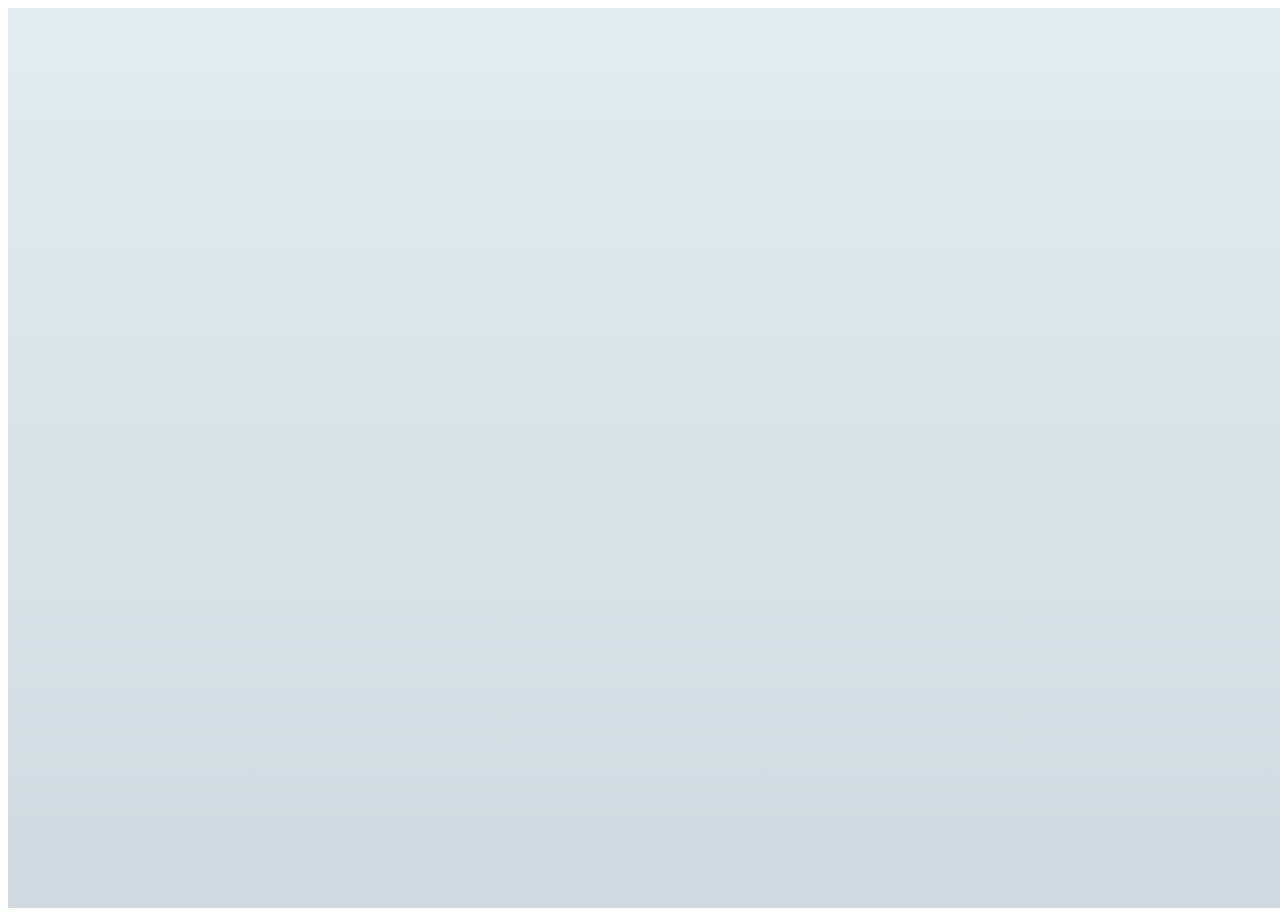
<file: origin/Bottom Nav/index.html>
<!DOCTYPE html>
<html>
<link rel="stylesheet" href="style.css">
<link rel="stylesheet" href="https://stackpath.bootstrapcdn.com/font-awesome/4.7.0/css/font-awesome.min.css">

<body>
    <div class="main">
        <div class="mobileNav mobileArea">
            <div class="mobileNav-slot round-top-left">
                <a href="#" class="mobileNav-link active">
                    <i class="fa fa-home" aria-hidden="true"></i>
                </a>
            </div>
            <div class="mobileNav-slot">
                <a href="#" class="mobileNav-link">
                    <i class="fa fa-users" aria-hidden="true"></i>
                </a>
            </div>
            <div class="mobileNav-slot">
                <a href="#" class="mobileNav-link">
                    <i class="fa fa-calculator" aria-hidden="true"></i>
                </a>
            </div>
            <div class="mobileNav-slot">
                <a href="#" class="mobileNav-link">
                    <i class="fa fa-question-circle-o" aria-hidden="true"></i>
                </a>
            </div>
            <div class="mobileNav-slot round-top-right">
                <a href="#" class="mobileNav-link">
                    <i class="fa fa-envelope-o" aria-hidden="true"></i>
                </a>
            </div>
        </div>
    </div>
</body>

</html>
</file>
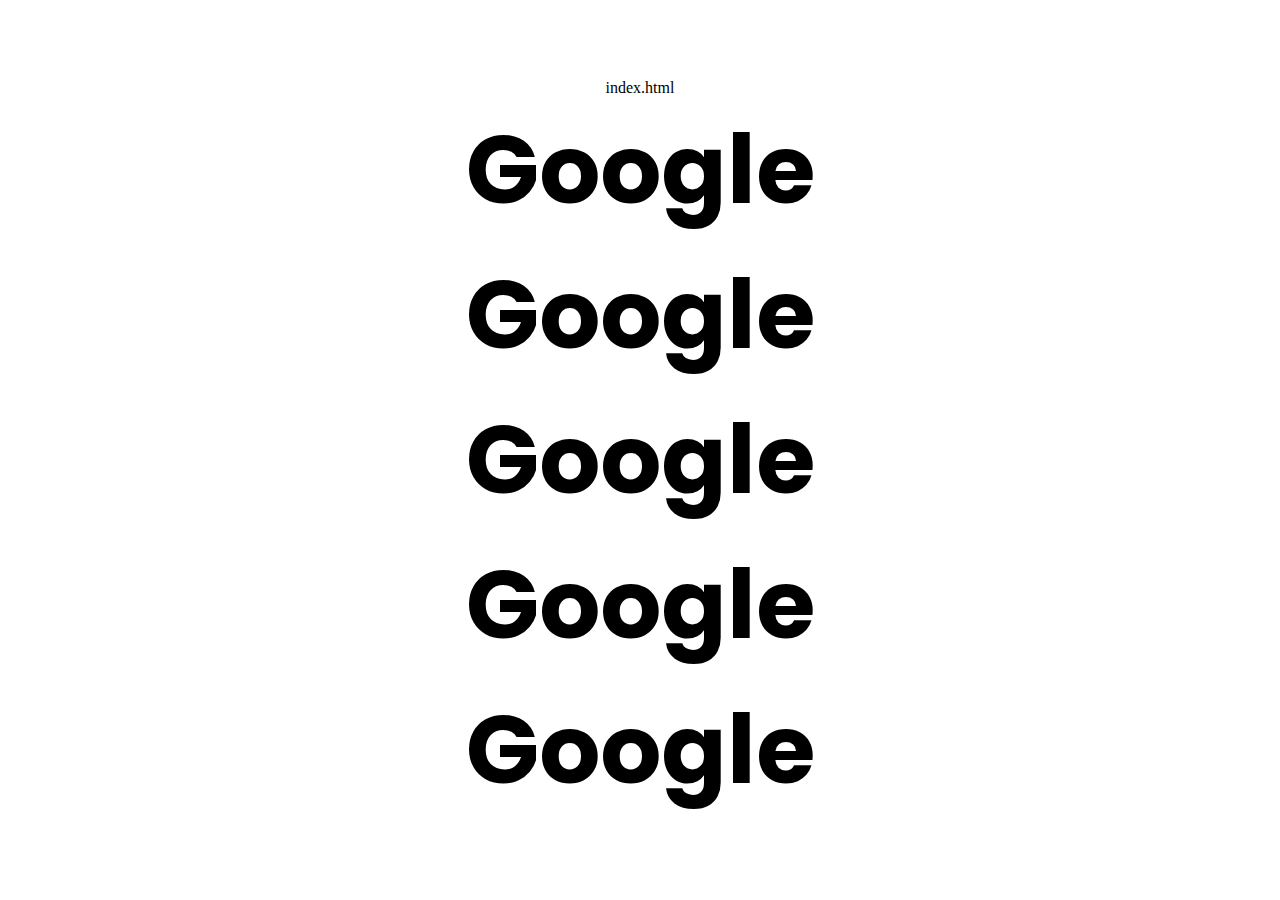
<file: origin/font_effect/index.html>
index.html
<!DOCTYPE html>
<html>

<head>
    <title>Google Fonts Effects</title>
    <link rel="stylesheet" type="text/css" href="style.css">
</head>

<body>
    <h2 class="font-effect-shadow-multiple">Google</h2>
    <h2 class="font-effect-fire-animation">Google</h2>
    <h2 class="font-effect-neon">Google</h2>
    <h2 class="font-effect-3d-float">Google</h2>
    <h2 class="font-effect-anaglyph">Google</h2>
</body>

</html>
</file>
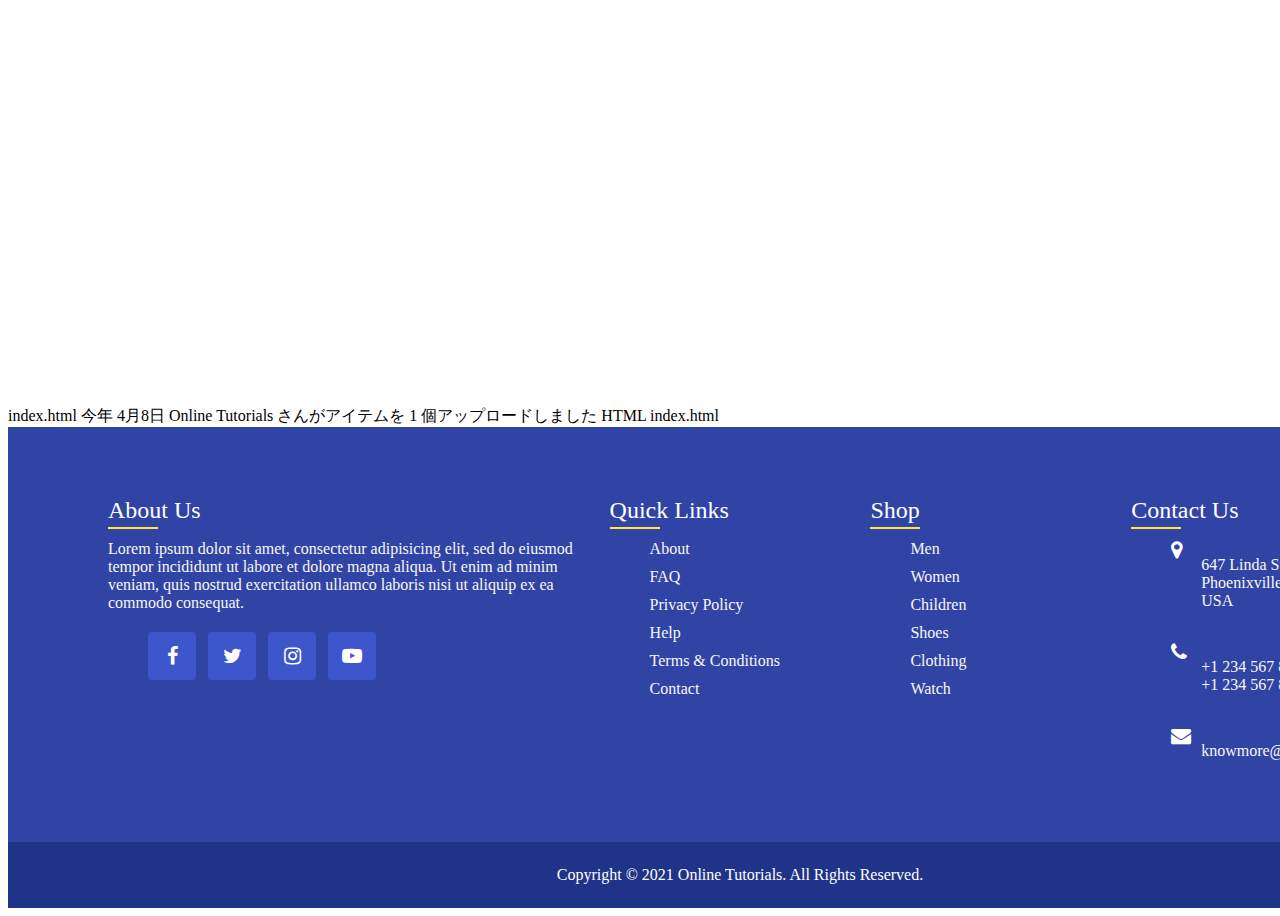
<file: origin/footer/index.html>
index.html 今年 4月8日 Online Tutorials さんがアイテムを 1 個アップロードしました HTML index.html
<!doctype html>
<html>

<head>
    <title>Responsive Footer Design Using CSS Grid</title>
    <link rel="stylesheet" href="https://stackpath.bootstrapcdn.com/font-awesome/4.7.0/css/font-awesome.min.css">
    <link rel="stylesheet" type="text/css" href="style.css">
</head>

<body>
    <footer>
        <div class="container">
            <div class="sec aboutus">
                <h2>About Us</h2>
                <p>Lorem ipsum dolor sit amet, consectetur adipisicing elit, sed do eiusmod tempor incididunt ut labore et dolore magna aliqua. Ut enim ad minim veniam, quis nostrud exercitation
                    ullamco laboris nisi ut aliquip ex ea commodo consequat.</p>
                <ul class="sci">
                    <li><a href="#"><i class="fa fa-facebook"></i></a></li>
                    <li><a href="#"><i class="fa fa-twitter"></i></a></li>
                    <li><a href="#"><i class="fa fa-instagram"></i></a></li>
                    <li><a href="#"><i class="fa fa-youtube-play"></i></a></li>
                </ul>
            </div>
            <div class="sec quicklinks">
                <h2>Quick Links</h2>
                <ul>
                    <li><a href="#">About</a></li>
                    <li><a href="#">FAQ</a></li>
                    <li><a href="#">Privacy Policy</a></li>
                    <li><a href="#">Help</a></li>
                    <li><a href="#">Terms & Conditions</a></li>
                    <li><a href="#">Contact</a></li>
                </ul>
            </div>
            <div class="sec quicklinks">
                <h2>Shop</h2>
                <ul>
                    <li><a href="#">Men</a></li>
                    <li><a href="#">Women</a></li>
                    <li><a href="#">Children</a></li>
                    <li><a href="#">Shoes</a></li>
                    <li><a href="#">Clothing</a></li>
                    <li><a href="#">Watch</a></li>
                </ul>
            </div>
            <div class="sec contact">
                <h2>Contact Us</h2>
                <ul class="info">
                    <li>
                        <span><i class="fa fa-map-marker"></i></span>
                        <p>647 Linda Street<br> Phoenixville, PA 19460,<br>USA</p>
                    </li>
                    <li>
                        <span><i class="fa fa-phone"></i></span>
                        <p><a href="tel:+12345678900">+1 234 567 8900</a><br><a href="tel:+12345678900">+1 234 567 8900</a></p>
                    </li>
                    <li>
                        <span><i class="fa fa-envelope"></i></span>
                        <p><a href="mailto:knowmore@email.com">knowmore@email.com</a></p>
                    </li>
                </ul>
            </div>
        </div>
    </footer>
    <div class="copyrightText">
        <p>Copyright © 2021 Online Tutorials. All Rights Reserved.</p>
    </div>
</body>

</html>
</file>
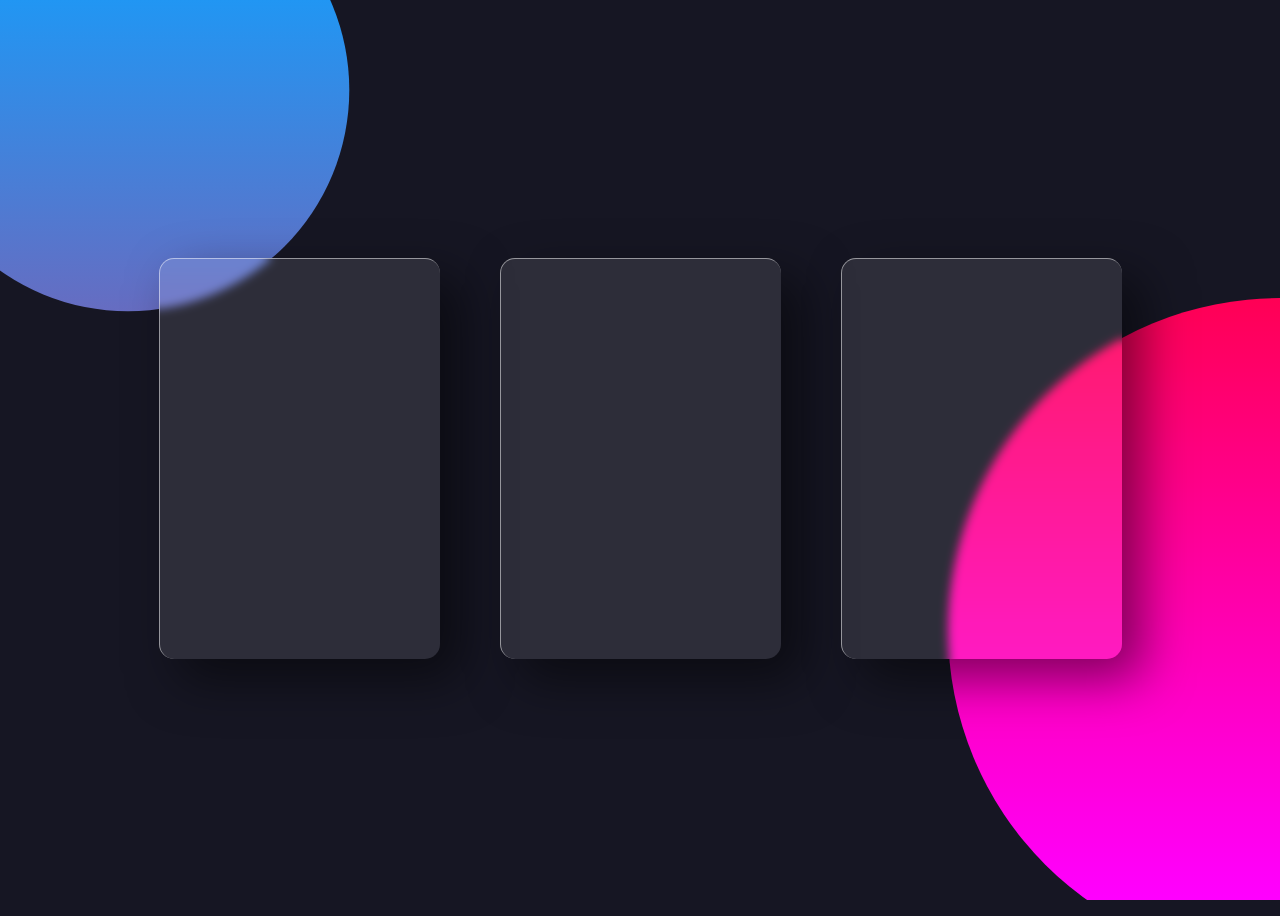
<file: origin/glass_morphism_card/index.html>
<!doctype html>
<html>

<head>
    <meta charset="utf-8">
    <title>Real Glassmorphsim</title>
    <link rel="stylesheet" href="style.css">
</head>

<body>
    <div class="container">
        <div class="card">
            <div class="content">
                <h2>01</h2>
                <h3>Card One</h3>
                <p>Lorem ipsum dolor sit amet, consectetur adipisicing elit, sed do eiusmod tempor incididunt ut labore et dolore magna aliqua.</p>
                <a href="#">Read More</a>
            </div>
        </div>
        <div class="card">
            <div class="content">
                <h2>02</h2>
                <h3>Card Two</h3>
                <p>Lorem ipsum dolor sit amet, consectetur adipisicing elit, sed do eiusmod tempor incididunt ut labore et dolore magna aliqua.</p>
                <a href="#">Read More</a>
            </div>
        </div>
        <div class="card">
            <div class="content">
                <h2>03</h2>
                <h3>Card Three</h3>
                <p>Lorem ipsum dolor sit amet, consectetur adipisicing elit, sed do eiusmod tempor incididunt ut labore et dolore magna aliqua.</p>
                <a href="#">Read More</a>
            </div>
        </div>
    </div>
    <script src="vanilla-tilt.js"></script>
    <script type="text/javascript">
        VanillaTilt.init(document.querySelectorAll(".card"), {
            max: 25,
            speed: 100,
            glare: true,
            "max-glare": 1
        });
    </script>
</body>

</html>
</file>
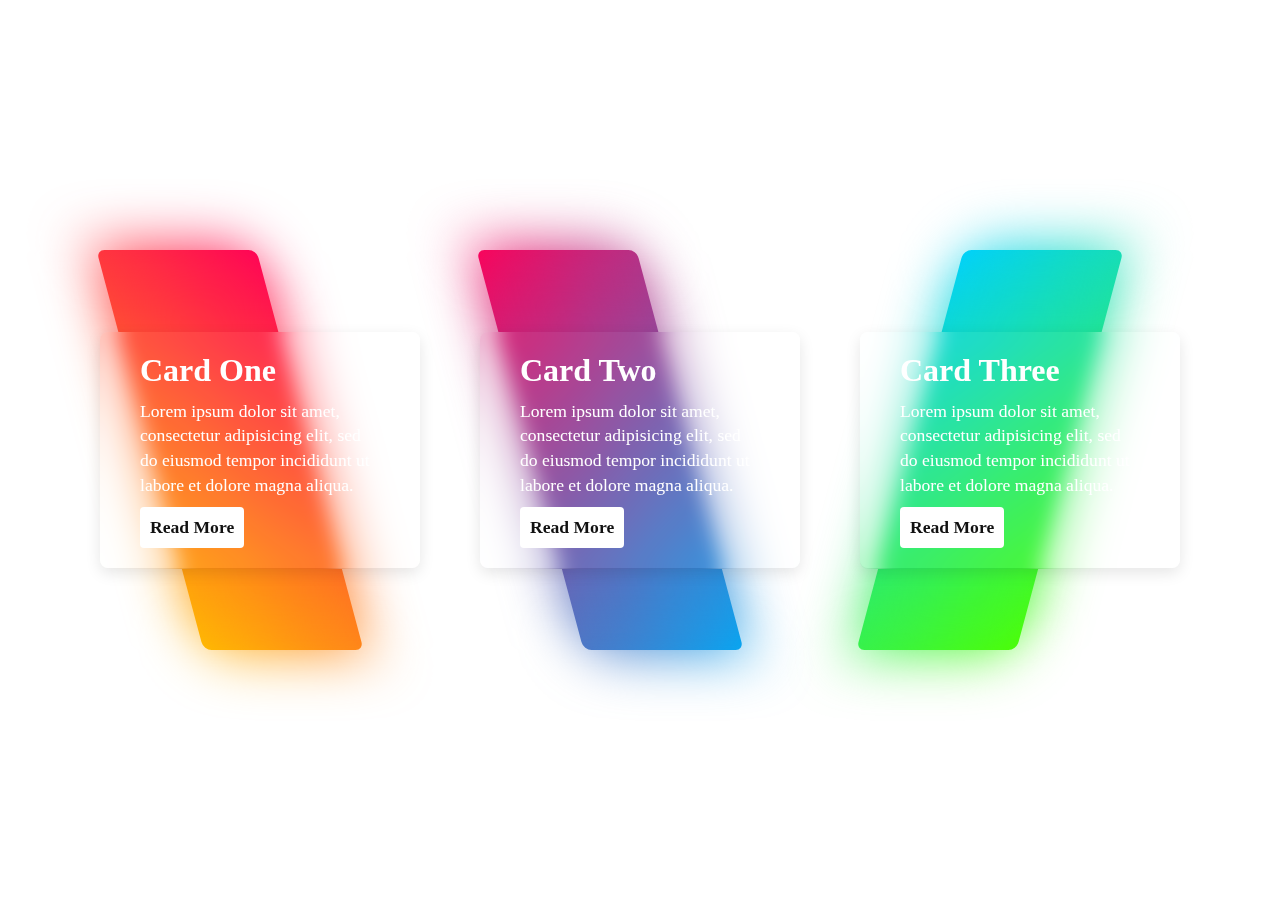
<file: origin/Gradient_glassmorphism/index.html>
<!doctype html>
<html>

<head>
    <title>Glowing Gradient Glassmorphism</title>
    <link rel="stylesheet" type="text/css" href="style.css">
</head>

<body>
    <div class="container">
        <div class="box">
            <span></span>
            <div class="content">
                <h2>Card One</h2>
                <p>Lorem ipsum dolor sit amet, consectetur adipisicing elit, sed do eiusmod tempor incididunt ut labore et dolore magna aliqua.</p>
                <a href="#">Read More</a>
            </div>
        </div>
        <div class="box">
            <span></span>
            <div class="content">
                <h2>Card Two</h2>
                <p>Lorem ipsum dolor sit amet, consectetur adipisicing elit, sed do eiusmod tempor incididunt ut labore et dolore magna aliqua.</p>
                <a href="#">Read More</a>
            </div>
        </div>
        <div class="box">
            <span></span>
            <div class="content">
                <h2>Card Three</h2>
                <p>Lorem ipsum dolor sit amet, consectetur adipisicing elit, sed do eiusmod tempor incididunt ut labore et dolore magna aliqua.</p>
                <a href="#">Read More</a>
            </div>
        </div>
    </div>
</body>

</html>
</file>
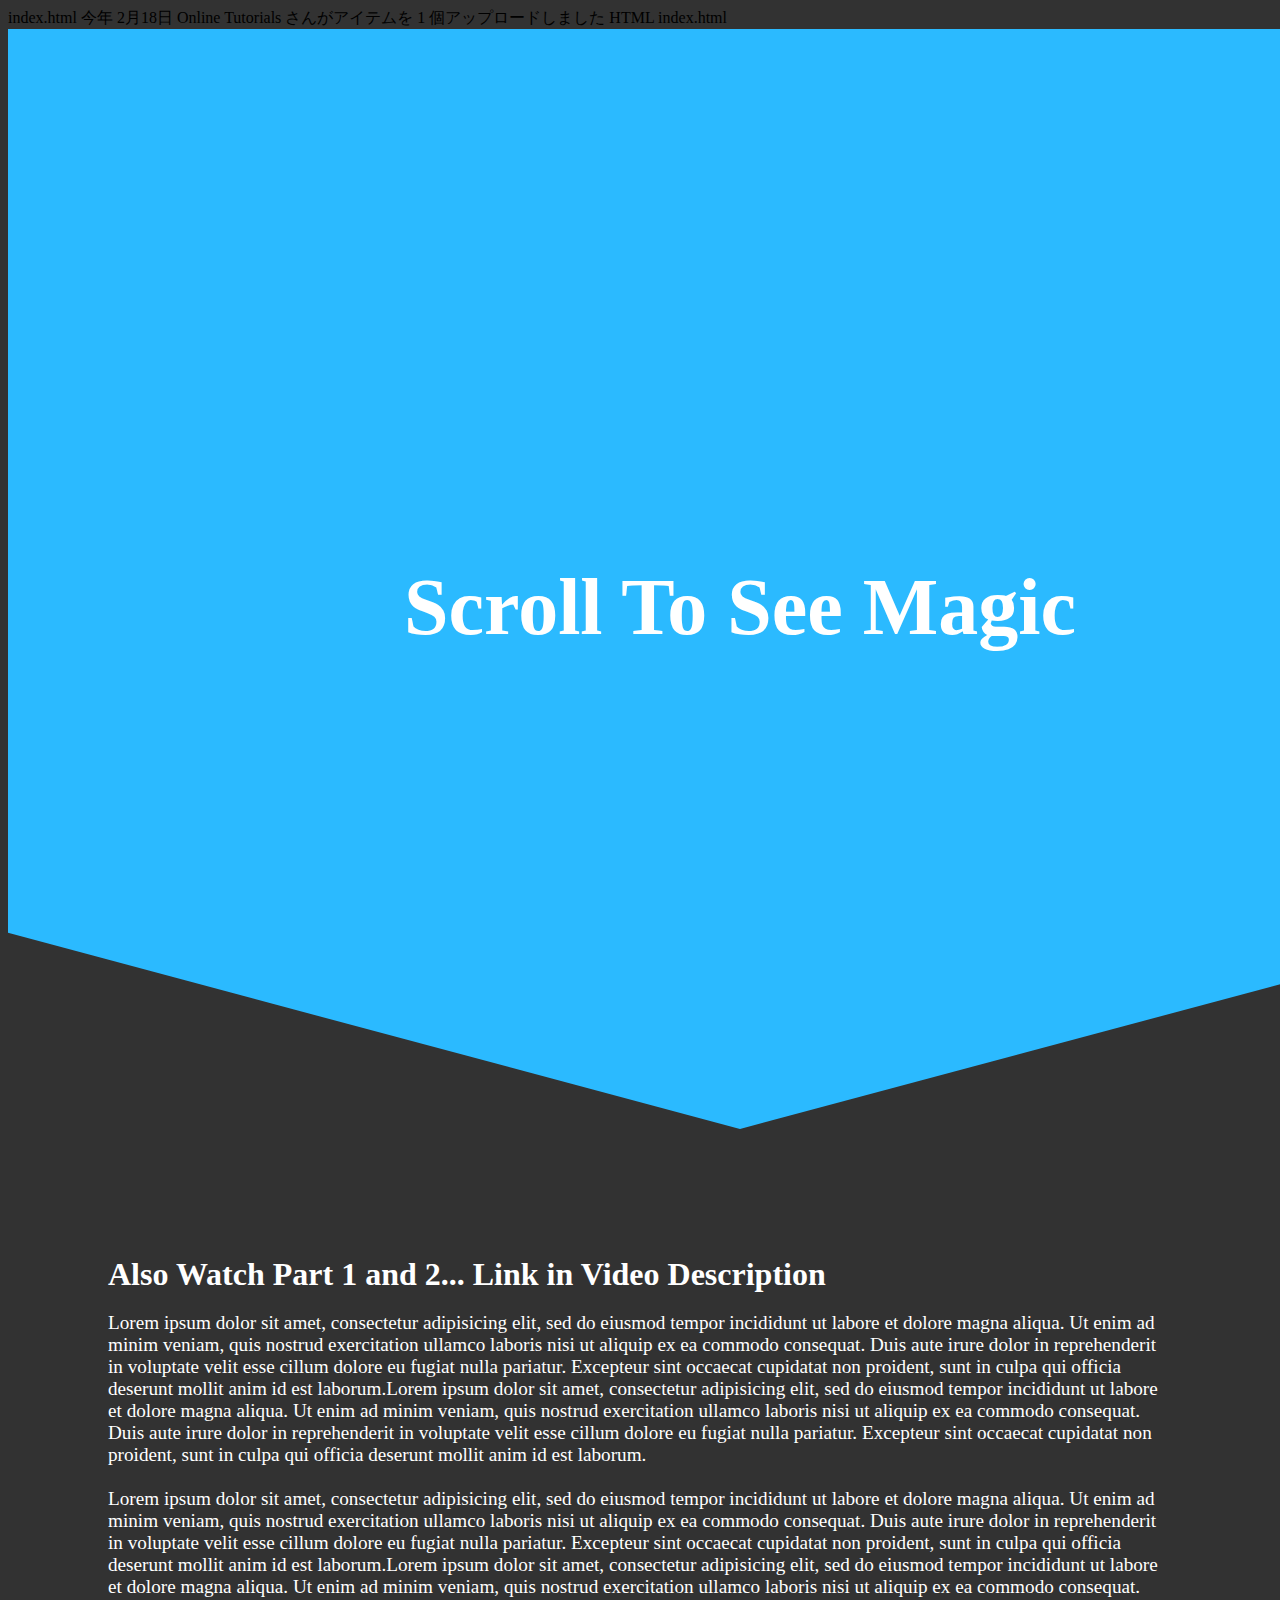
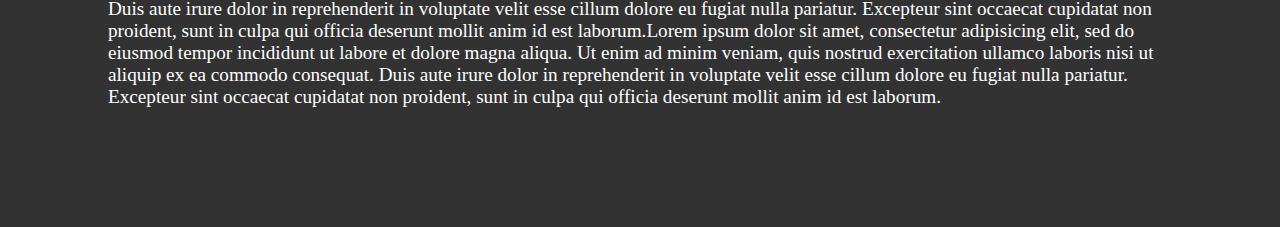
<file: origin/Scroll_Effects/index.html>
index.html 今年 2月18日 Online Tutorials さんがアイテムを 1 個アップロードしました HTML index.html
<!doctype html>
<html>

<head>
    <meta charset="utf-8">
    <title>Page Scroll Effects 3</title>
    <link rel="stylesheet" href="style.css">
</head>

<body>
    <section class="bg">
        <h2>Scroll To See Magic</h2>
        <span class="skewedOne"></span>
        <span class="skewedTwo"></span>
    </section>
    <section>
        <h2>Also Watch Part 1 and 2... Link in Video Description</h2>
        <p>Lorem ipsum dolor sit amet, consectetur adipisicing elit, sed do eiusmod tempor incididunt ut labore et dolore magna aliqua. Ut enim ad minim veniam, quis nostrud exercitation ullamco
            laboris nisi ut aliquip ex ea commodo consequat. Duis aute irure dolor in reprehenderit in voluptate velit esse cillum dolore eu fugiat nulla pariatur. Excepteur sint occaecat cupidatat
            non proident, sunt in culpa qui officia deserunt mollit anim id est laborum.Lorem ipsum dolor sit amet, consectetur adipisicing elit, sed do eiusmod tempor incididunt ut labore et dolore
            magna aliqua. Ut enim ad minim veniam, quis nostrud exercitation ullamco laboris nisi ut aliquip ex ea commodo consequat. Duis aute irure dolor in reprehenderit in voluptate velit esse
            cillum dolore eu fugiat nulla pariatur. Excepteur sint occaecat cupidatat non proident, sunt in culpa qui officia deserunt mollit anim id est laborum.<br><br>Lorem ipsum dolor sit amet,
            consectetur adipisicing elit, sed do eiusmod tempor incididunt ut labore et dolore magna aliqua. Ut enim ad minim veniam, quis nostrud exercitation ullamco laboris nisi ut aliquip ex ea
            commodo consequat. Duis aute irure dolor in reprehenderit in voluptate velit esse cillum dolore eu fugiat nulla pariatur. Excepteur sint occaecat cupidatat non proident, sunt in culpa qui
            officia deserunt mollit anim id est laborum.Lorem ipsum dolor sit amet, consectetur adipisicing elit, sed do eiusmod tempor incididunt ut labore et dolore magna aliqua. Ut enim ad minim
            veniam, quis nostrud exercitation ullamco laboris nisi ut aliquip ex ea commodo consequat. Duis aute irure dolor in reprehenderit in voluptate velit esse cillum dolore eu fugiat nulla
            pariatur. Excepteur sint occaecat cupidatat non proident, sunt in culpa qui officia deserunt mollit anim id est laborum.Lorem ipsum dolor sit amet, consectetur adipisicing elit, sed do
            eiusmod tempor incididunt ut labore et dolore magna aliqua. Ut enim ad minim veniam, quis nostrud exercitation ullamco laboris nisi ut aliquip ex ea commodo consequat. Duis aute irure
            dolor in reprehenderit in voluptate velit esse cillum dolore eu fugiat nulla pariatur. Excepteur sint occaecat cupidatat non proident, sunt in culpa qui officia deserunt mollit anim id est
            laborum.</p>
    </section>
    <script type="text/javascript">
        var skewedOne = document.querySelector('.skewedOne');
        var skewedTwo = document.querySelector('.skewedTwo');
        window.addEventListener('scroll', function () {
            var value1 = -15 + window.scrollY / 45;
            var value2 = 15 + window.scrollY / -45;
            skewedOne.style.transform = "skewY(" + value1 + "deg)";
            skewedTwo.style.transform = "skewY(" + value2 + "deg)";
        });
    </script>
</body>

</html>
</file>
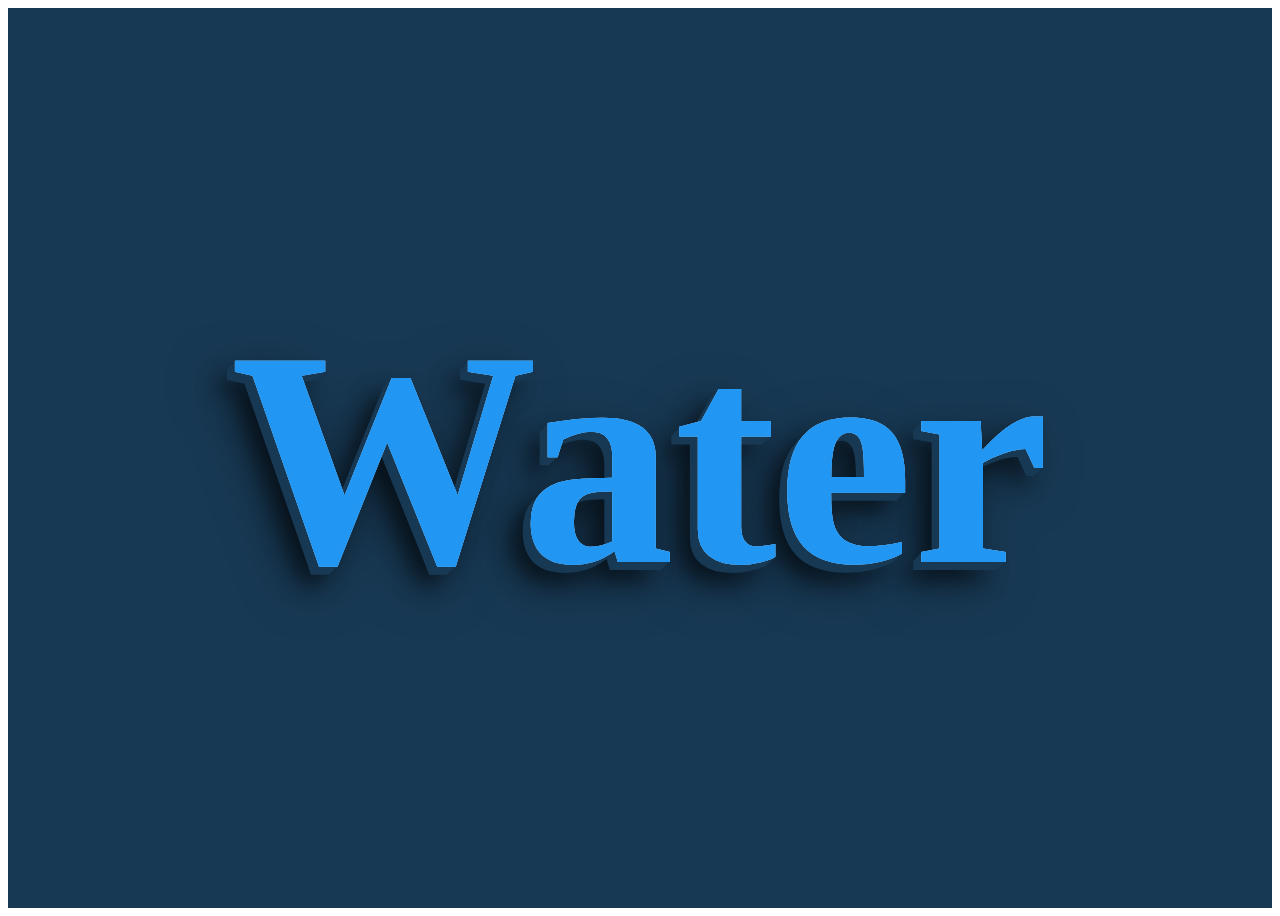
<file: origin/wave_effect/index.html>
<!DOCTYPE html>
<html>

<head>
    <meta name="viewport" content="width=device-width, initial-scale=1">
    <title>Liquid Text Effects</title>
    <link rel="stylesheet" type="text/css" href="style.css">
</head>

<body>
    <div class="content">
        <h2>Water</h2>
        <h2>Water</h2>
        <h2>Water</h2>
        <h2>Water</h2>
    </div>
</body>

</html>
</file>
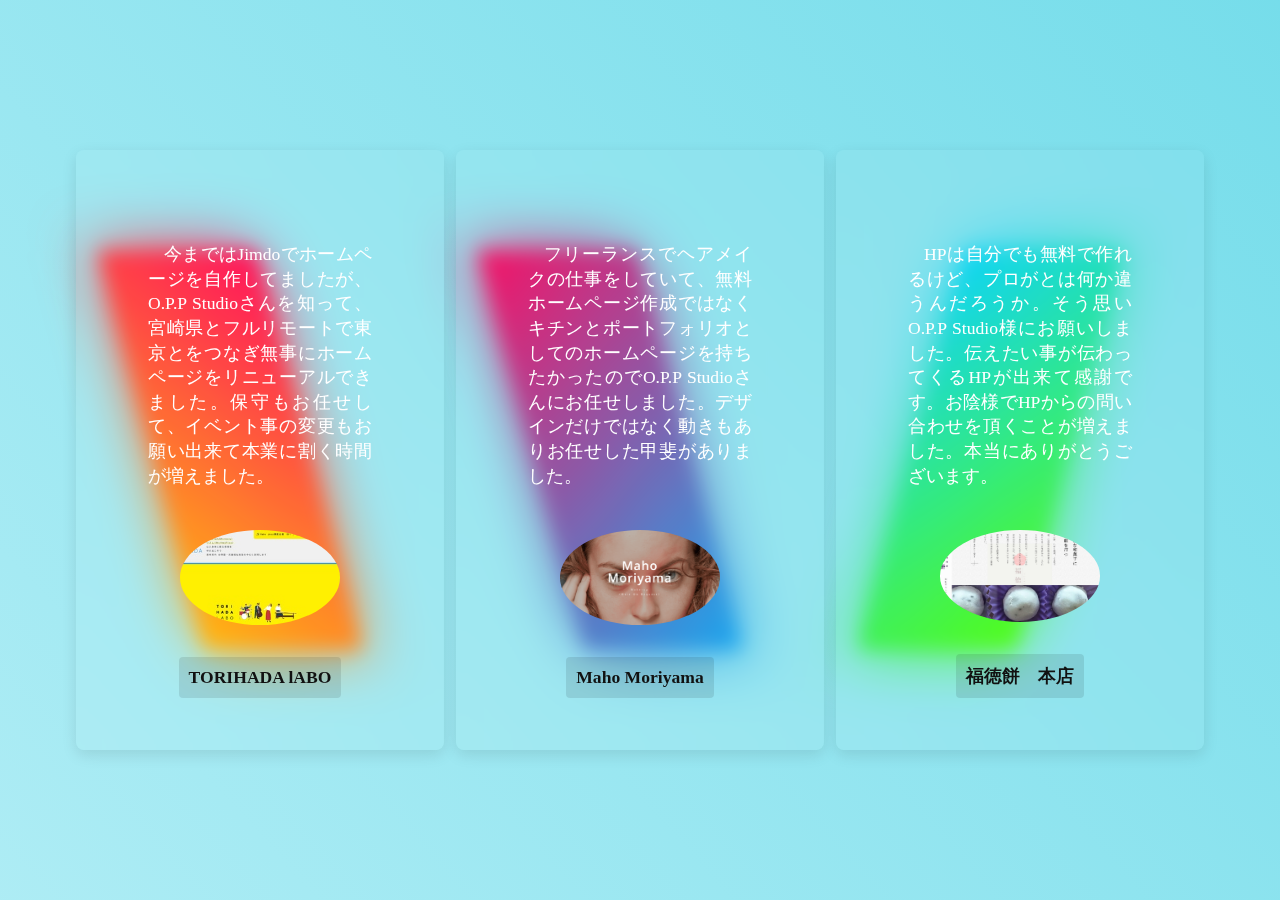
<file: test.html>
<!doctype html>
<html>

<head>
    <title>Glowing Gradient Glassmorphism</title>
    <link rel="stylesheet" type="text/css" href="test.css">
</head>
<div class="glassMorphism-body">
    <div class="glassMorphism-container">
        <div class="glassMorphism-box">
            <span></span>
            <div class="glassMorphism-content">
                <div class="customer">
                    <i class="fas fa-quote-left"></i>
                    <p class="customer-text">今まではJimdoでホームページを自作してましたが、O.P.P Studioさんを知って、宮崎県とフルリモートで東京とをつなぎ無事にホームページをリニューアルできました。保守もお任せして、イベント事の変更もお願い出来て本業に割く時間が増えました。</p>
                    <div class="customer-rating">
                        <i class="fas fa-star"></i>
                        <i class="fas fa-star"></i>
                        <i class="fas fa-star"></i>
                        <i class="fas fa-star"></i>
                        <i class="fas fa-star"></i>
                    </div>
                    <img src="images/customer-img-1.jpg" class="customer-img">
                    <a href="https://torihada-labo.com/">TORIHADA lABO</a>
                </div>
            </div>
        </div>
        <div class="glassMorphism-box">
            <span></span>
            <div class="glassMorphism-content">
                <div class="customer">
                    <i class="fas fa-quote-left"></i>
                    <p class="customer-text">フリーランスでヘアメイクの仕事をしていて、無料ホームページ作成ではなくキチンとポートフォリオとしてのホームページを持ちたかったのでO.P.P Studioさんにお任せしました。デザインだけではなく動きもありお任せした甲斐がありました。</p>
                    <div class="customer-rating">
                        <i class="fas fa-star"></i>
                        <i class="fas fa-star"></i>
                        <i class="fas fa-star"></i>
                        <i class="fas fa-star"></i>
                        <i class="fas fa-star"></i>
                    </div>
                    <img src="images/customer-img-2.jpg" class="customer-img">
                    <a href="https://maho-moriyama.herokuapp.com/">Maho Moriyama</a>
                </div>
            </div>
        </div>
        <div class="glassMorphism-box">
            <span></span>
            <div class="glassMorphism-content">
                <div class="customer">
                    <i class="fas fa-quote-left"></i>
                    <p class="customer-text">HPは自分でも無料で作れるけど、プロがとは何か違うんだろうか。そう思いO.P.P Studio様にお願いしました。伝えたい事が伝わってくるHPが出来て感謝です。お陰様でHPからの問い合わせを頂くことが増えました。本当にありがとうございます。 </p>
                    <div class="customer-rating">
                        <i class="fas fa-star"></i>
                        <i class="fas fa-star"></i>
                        <i class="fas fa-star"></i>
                        <i class="fas fa-star"></i>
                        <i class="fas fa-star"></i>
                    </div>
                    <img src="images/customer-img-3.jpg" class="customer-img">
                    <a href="https://fukutokumochi-honten.opp-studio.tech/">福徳餅　本店</a>
                </div>
            </div>
        </div>
    </div>
</div>

</html>
</file>
<file: origin/Bottom Nav/style.css>
.main {
    height: 100vh;
    width: 100vw;
    background-image: linear-gradient(to top, #cfd9df 0%, #e2ebf0 100%);
}

@media (min-width: 751px) {
    .mobileArea {
        display: none;
    }
}

@media (max-width: 750px) {
    .mobileArea {
        display: block;
    }

    .mobileNav {
        display: flex;
        justify-content: center;
        flex-direction: row;
        width: 97vw;
        height: 100px;
        filter: drop-shadow(0 0 5px rgba(31, 31, 31, 0.1));
        position: fixed;
        bottom: 0;
    }


    .mobileNav-slot {
        flex-basis: 19.9%;
        text-align: center;
        height: 100%;
        display: flex;
        align-items: center;
        background: #3044a5;
        justify-content: center;
    }

    .mobileNav-link {
        width: fit-content;
        height: 25px;
        line-height: 1.5;
        align-items: center;
        color: #aab2bd;
        border-radius: 50rem;
        padding: 0.5rem 0.5rem;
        transition: 0.3s all;
    }

    .active {
        color: #fff;
    }

    .mobileNav-link:hover {
        transition: 0.3s all;
        background: rgba(31, 31, 31, 0.1);
    }

    .round-top-left {
        border-top-left-radius: 15px;
    }

    .round-top-right {
        border-top-right-radius: 15px;
    }
}
</file>
<file: origin/font_effect/style.css>
@import url('https://fonts.googleapis.com/css?family=Poppins:wght@500&display=swap&effect=shadow-multiple|fire-animation|neon|3d-float|anaglyph');

/*  replace css2 (version 2) to css*/
* {
    margin: 0;
    padding: 0;
    box-sizing: border-box;
}

body {
    display: flex;
    justify-content: center;
    align-items: center;
    flex-direction: column;
    height: 100vh;
}

h2 {
    font-size: 6em;
    font-family: 'Poppins', sans-serif;
}
</file>
<file: origin/footer/style.css>
style.css 今年 4月8日 Online Tutorials さんがアイテムを 1 個アップロードしました スタイルシート style.css @import url('https://fonts.googleapis.com/css?family=Poppins:200,300,400,500,600,700,800,900&display=swap');

* {
    margin: 0;
    padding: 0;
    box-sizing: border-box;
    font-family: 'Poppins', sans-serif;
}

body {
    display: grid;
    justify-content: end;
    align-content: end;
    min-height: 100vh;
    background: #fff;
}

footer {
    position: relative;
    width: 100%;
    height: auto;
    padding: 50px 100px;
    background: #3044a5;
}

footer .container {
    width: 100%;
    display: grid;
    grid-template-columns: 2fr 1fr 1fr 1fr;
    grid-gap: 20px;
}

.sec h2 {
    position: relative;
    color: #fff;
    font-weight: 500;
    margin-bottom: 15px;
}

.sec h2:before {
    content: '';
    position: absolute;
    bottom: -5px;
    left: 0;
    width: 50px;
    height: 2px;
    background: #ffeb3b;
}

.sec p {
    color: #f7f7f7;
}

.sci {
    margin-top: 20px;
    display: grid;
    grid-gap: 10px;
    grid-template-columns: repeat(4, 50px);
}

.sci li {
    list-style: none;
}

.sci li a {
    display: inline-block;
    width: 48px;
    height: 48px;
    background: #3e56cb;
    display: grid;
    align-content: center;
    justify-content: center;
    margin-right: 10px;
    text-decoration: none;
    border-radius: 4px;
}

.sci li a:hover {
    background: #6380fe;
}

.sci li a .fa {
    color: #fff;
    font-size: 20px;
}

.sec.quicklinks {
    position: relative;
}

.sec.quicklinks ul li {
    list-style: none;
}

.sec.quicklinks ul li a {
    color: #f7f7f7;
    text-decoration: none;
    margin-bottom: 10px;
    display: inline-block;
}

.sec.quicklinks ul li a:hover {
    color: #ffeb3b;
}

.sec.contact .info {
    position: relative;
}

.sec.contact .info li {
    display: grid;
    grid-template-columns: 30px 1fr;
    margin-bottom: 16px;
}

.sec.contact .info li span:nth-child(1) {
    color: #fff;
    font-size: 20px;
    margin-right: 10px;
}

.sec.contact .info li a {
    color: #f7f7f7;
    text-decoration: none;
}

.sec.contact .info li a:hover {
    color: #ffeb3b;
}


.copyrightText {
    width: 100%;
    background: #1f3389;
    padding: 8px 100px;
    text-align: center;
    color: #fff;
}

@media (max-width: 991px) {
    footer {
        padding: 40px;
    }

    footer .container {
        width: 100%;
        display: grid;
        grid-template-columns: repeat(2, 1fr);
        grid-gap: 20px;
    }

    .copyrightText {
        padding: 5px 40px;
    }
}

@media (max-width: 768px) {
    footer .container {
        width: 100%;
        display: grid;
        grid-template-columns: repeat(1, 1fr);
        grid-gap: 20px;
    }
}
</file>
<file: origin/glass_morphism_card/style.css>
style.css 昨年 2020/12/09 Online Tutorials さんがアイテムを 1 個アップロードしました スタイルシート style.css @import url('https://fonts.googleapis.com/css?family=Poppins:200,300,400,500,600,700,800,900&display=swap');

* {
    margin: 0;
    padding: 0;
    box-sizing: border-box;
    font-family: 'Poppins', sans-serif;
}

body {
    display: flex;
    justify-content: center;
    align-items: center;
    min-height: 100vh;
    background: #161623;
}

body::before {
    content: '';
    position: absolute;
    top: 0;
    left: 0;
    width: 100%;
    height: 100%;
    background: linear-gradient(#f00, #f0f);
    clip-path: circle(30% at right 70%);
}

body::after {
    content: '';
    position: absolute;
    top: 0;
    left: 0;
    width: 100%;
    height: 100%;
    background: linear-gradient(#2196f3, #e91e63);
    clip-path: circle(20% at 10% 10%);
}

.container {
    position: relative;
    display: flex;
    justify-content: center;
    align-items: center;
    max-width: 1200px;
    flex-wrap: wrap;
    z-index: 1;
}

.card {
    position: relative;
    width: 280px;
    height: 400px;
    margin: 30px;
    border-radius: 15px;
    box-shadow: 20px 20px 50px rgba(0, 0, 0, 0.5);
    background: rgba(255, 255, 255, 0.1);
    overflow: hidden;
    display: flex;
    justify-content: center;
    align-items: center;
    backdrop-filter: blur(5px);
    border-top: 1px solid rgba(255, 255, 255, 0.5);
    border-left: 1px solid rgba(255, 255, 255, 0.5);
}

.container .card .content {
    padding: 20px;
    text-align: center;
    opacity: 0;
    transform: translateY(100px);
    transition: 0.5s;
}

.container .card:hover .content {
    opacity: 1;
    transform: translateY(0);
}

.container .card .content h2 {
    position: absolute;
    top: -80px;
    right: 30px;
    font-size: 8em;
    color: rgba(255, 255, 255, 0.05);
}

.container .card .content h3 {
    font-size: 1.8em;
    color: #fff;
    z-index: 1;
    transition: 0.4s;
}

.container .card .content p {
    font-size: 16px;
    font-weight: 300 !important;
    color: #fff;
    z-index: 1;
    transition: 0.4s;
}

.container .card .content a {
    position: relative;
    display: inline-block;
    padding: 8px 20px;
    margin-top: 15px;
    border-radius: 20px;
    text-decoration: none;
    font-weight: 500;
    color: #111;
    background: #fff;
    backdrop-filter: blur(5px);
    box-shadow: 0 5px 15px rgba(0, 0, 0, 0.2);
}
</file>
<file: origin/Gradient_glassmorphism/style.css>
* {
    margin: 0;
    padding: 0;
    box-sizing: border-box;
    font-family: consolas;
}

body {
    display: flex;
    justify-content: center;
    align-items: center;
    min-height: 100vh;
    background: #fff;
}

.container {
    display: flex;
    flex-wrap: wrap;
    justify-content: center;
    align-items: center;
}

.box {
    position: relative;
    width: 320px;
    height: 400px;
    display: flex;
    justify-content: center;
    align-items: center;
    margin: 40px 30px;
    transition: 0.5s;
}

.box:before {
    content: '';
    position: absolute;
    top: 0;
    left: 50px;
    width: 50%;
    height: 100%;
    border-radius: 8px;
    transform: skewX(15deg);
    transition: 0.5s;
}

.box:after {
    content: '';
    position: absolute;
    top: 0;
    left: 50px;
    width: 50%;
    height: 100%;
    border-radius: 8px;
    transform: skewX(15deg);
    filter: blur(30px);
    transition: 0.5s;
}

.box:nth-child(3):before,
.box:nth-child(3):after {
    transform: skewX(-15deg);
}

.box:hover:before,
.box:hover:after {
    transform: skewX(0deg);
    left: 20px;
    width: calc(100% - 90px);
}

.box:nth-child(1):before,
.box:nth-child(1):after {
    background: linear-gradient(45deg, #ffbc00, #ff0058);
}

.box:nth-child(2):before,
.box:nth-child(2):after {
    background: linear-gradient(315deg, #03A9F4, #ff0058);
}

.box:nth-child(3):before,
.box:nth-child(3):after {
    background: linear-gradient(315deg, #4dff03, #00d0ff);
}

.box span {
    display: block;
    position: absolute;
    top: 0px;
    left: 0px;
    right: 0px;
    bottom: 0px;
    z-index: 50;
    pointer-events: none;
}

.box span:before {
    content: '';
    position: absolute;
    top: 0;
    left: 0;
    width: 100%;
    height: 100%;
    border-radius: 8px;
    background: rgba(255, 255, 255, 0.1);
    backdrop-filter: blur(10px);
    opacity: 0;
    transition: 0.5s;
    animation: animate 2s linear infinite;
}

.box:hover span:before {
    top: -50px;
    left: 50px;
    width: 100px;
    height: 100px;
    border-radius: 8px;
    box-shadow: 0 5px 15px rgba(0, 0, 0, 0.1);
    opacity: 1;
}

.box span:after {
    content: '';
    position: absolute;
    bottom: 0;
    right: 0;
    width: 100%;
    height: 100%;
    border-radius: 8px;
    background: rgba(255, 255, 255, 0.1);
    backdrop-filter: blur(10px);
    opacity: 0;
    transition: 0.5s;
    animation: animate 2s linear infinite;
    animation-delay: -1s;
}

.box:hover span:after {
    bottom: -50px;
    right: 50px;
    width: 100px;
    height: 100px;
    box-shadow: 0 5px 15px rgba(0, 0, 0, 0.1);
    opacity: 1;
}

@keyframes animate {

    0%,
    100% {
        transform: translateY(10px);
    }

    50% {
        transform: translateY(-10px);
    }
}

.box .content {
    position: relative;
    left: 0;
    z-index: 1;
    padding: 20px 40px;
    color: #333;
    box-shadow: 0 5px 15px rgba(0, 0, 0, 0.1);
    background: rgba(255, 255, 255, 0.05);
    backdrop-filter: blur(10px);
    border-radius: 8px;
    transition: 0.5s;
}

.box:hover .content {
    left: -25px;
    padding: 60px 40px;
}

.box .content h2 {
    font-size: 2em;
    color: #fff;
    margin-bottom: 10px;
}

.box .content p {
    font-size: 1.1em;
    color: #fff;
    margin-bottom: 10px;
    line-height: 1.4em;
}

.box .content a {
    display: inline-block;
    font-size: 1.1em;
    color: #111;
    text-decoration: none;
    padding: 10px;
    background: #fff;
    font-weight: 700;
    border-radius: 4px;
    transition: 0.5s;
}
</file>
<file: origin/Scroll_Effects/style.css>
style.css 今年 2月18日 Online Tutorials さんがアイテムを 1 個アップロードしました スタイルシート style.css アクティビティの記録がありません @import url('https://fonts.googleapis.com/css?family=Poppins:200,300,400,500,600,700,800,900&display=swap');

* {
    margin: 0;
    padding: 0;
    box-sizing: border-box;
    font-family: 'Poppins', sans-serif;
}

body {
    height: 200vh;
    background: #323232;
}

.bg {
    position: relative;
    width: 100%;
    height: 100vh;
    background: #2bbaff;
    overflow: hidden;
    display: flex;
    justify-content: center;
    align-items: center;
}

.bg .skewedOne {
    position: absolute;
    bottom: -100%;
    left: 50%;
    height: 100%;
    width: 100%;
    background: #323232;
    transform: skewY(-15deg);
    transform-origin: top left;
}

.bg .skewedTwo {
    position: absolute;
    bottom: -100%;
    right: 50%;
    height: 100%;
    width: 100%;
    background: #323232;
    transform: skewY(15deg);
    transform-origin: top right;
}

.bg h2 {
    position: relative;
    color: #fff;
    font-size: 5em;
}

section {
    padding: 100px;
}

section h2 {
    color: #fff;
    font-size: 2em;
    margin-bottom: 10px;
}

section p {
    color: #fff;
    font-size: 1.2em;
}
</file>
<file: origin/wave_effect/style.css>
style.css 今年 7月20日 Online Tutorials さんがアイテムを 1 個アップロードしました スタイルシート style.css @import url('https://fonts.googleapis.com/css?family=Poppins:100,200,300,400,500,600,700,800,900');

* {
    margin: 0;
    padding: 0;
    box-sizing: border-box;
    font-family: 'Poppins', sans-serif;
}

.content {
    position: relative;
    width: 100%;
    text-align: center;
    display: flex;
    justify-content: center;
    align-items: center;
    min-height: 100vh;
    background: #183954;
}

.content h2 {
    position: absolute;
    font-size: 24vw;
    transition: 0.5s;
}

.content h2:nth-child(1) {
    color: #fff;
    text-shadow: -2px 2px 0px #183954,
        -4px 4px 0px #183954,
        -6px 6px 0px #183954,
        -8px 8px 0px #183954,
        -18px 18px 20px rgba(0, 0, 0, 0.5),
        -18px 18px 50px rgba(0, 0, 0, 0.5);
}

:root {
    --clr: #2196f3;
}

.content h2:nth-child(2) {
    color: var(--clr);
    opacity: 0.5;
    animation: animate 3s ease-in-out infinite;
}

.content h2:nth-child(3) {
    color: var(--clr);
    opacity: 0.5;
    animation: animate 6s ease-in-out infinite;
}

.content h2:nth-child(4) {
    color: var(--clr);
    animation: animate 4s ease-in-out infinite;
}

@keyframes animate {
    0% {
        clip-path: polygon(0 60%, 15% 62%, 33% 59%, 49% 51%, 66% 44%, 81% 43%, 100% 47%, 100% 100%, 0 100%);
    }

    50% {
        clip-path: polygon(0 45%, 16% 44%, 34% 46%, 50% 53%, 65% 57%, 81% 58%, 100% 55%, 100% 100%, 0 100%);
    }

    100% {
        clip-path: polygon(0 60%, 15% 62%, 33% 59%, 49% 51%, 66% 44%, 81% 43%, 100% 47%, 100% 100%, 0 100%);
    }
}
</file>
<file: test.css>
* {
    margin: 0;
    padding: 0;
    box-sizing: border-box;
    font-family: consolas;
}

.glassMorphism-body {
    display: flex;
    justify-content: center;
    align-items: center;
    min-height: 100vh;
    /* background: linear-gradient(#e6faffed, #0fcffa); */
    background: linear-gradient(48deg, #63e6f6, #b0edf5, #1cc4da, #8edde7);
    background-size: 800% 800%;

    -webkit-animation: glassMorphism_bg 25s ease infinite;
    -moz-animation: glassMorphism_bg 25s ease infinite;
    animation: glassMorphism_bg 25s ease infinite;
}

@-webkit-keyframes glassMorphism_bg {
    0% {
        background-position: 90% 0%
    }

    50% {
        background-position: 11% 100%
    }

    100% {
        background-position: 90% 0%
    }
}

@-moz-keyframes glassMorphism_bg {
    0% {
        background-position: 90% 0%
    }

    50% {
        background-position: 11% 100%
    }

    100% {
        background-position: 90% 0%
    }
}

@keyframes glassMorphism_bg {
    0% {
        background-position: 90% 0%
    }

    50% {
        background-position: 11% 100%
    }

    100% {
        background-position: 90% 0%
    }
}

.glassMorphism-container {
    display: flex;
    flex-wrap: wrap;
    justify-content: center;
    align-items: center;
}

.glassMorphism-box {
    position: relative;
    width: 320px;
    height: 400px;
    display: flex;
    justify-content: center;
    align-items: center;
    margin: 40px 30px;
    transition: 0.5s;
}

.glassMorphism-box:before {
    content: '';
    position: absolute;
    top: 0;
    left: 50px;
    width: 50%;
    height: 100%;
    border-radius: 8px;
    transform: skewX(15deg);
    transition: 0.5s;
}

.glassMorphism-box:after {
    content: '';
    position: absolute;
    top: 0;
    left: 50px;
    width: 50%;
    height: 100%;
    border-radius: 8px;
    transform: skewX(15deg);
    filter: blur(30px);
    transition: 0.5s;
}

.glassMorphism-box:nth-child(3):before,
.glassMorphism-box:nth-child(3):after {
    transform: skewX(-15deg);
}

.glassMorphism-box:hover:before,
.glassMorphism-box:hover:after {
    transform: skewX(0deg);
    left: 20px;
    width: calc(100% - 90px);
}

.glassMorphism-box:nth-child(1):before,
.glassMorphism-box:nth-child(1):after {
    background: linear-gradient(45deg, #ffbc00, #ff0058);
}

.glassMorphism-box:nth-child(2):before,
.glassMorphism-box:nth-child(2):after {
    background: linear-gradient(315deg, #03A9F4, #ff0058);
}

.glassMorphism-box:nth-child(3):before,
.glassMorphism-box:nth-child(3):after {
    background: linear-gradient(315deg, #4dff03, #00d0ff);
}

.glassMorphism-box span {
    display: block;
    position: absolute;
    top: 0px;
    left: 0px;
    right: 0px;
    bottom: 0px;
    z-index: 50;
    pointer-events: none;
}

.glassMorphism-box span:before {
    content: '';
    position: absolute;
    top: 0;
    left: 0;
    width: 100%;
    height: 100%;
    border-radius: 8px;
    background: rgba(255, 255, 255, 0.1);
    backdrop-filter: blur(10px);
    opacity: 0;
    transition: 0.5s;
    animation: animate 2s linear infinite;
}

.glassMorphism-box:hover span:before {
    top: -150px;
    left: 20px;
    width: 100px;
    height: 100px;
    border-radius: 8px;
    box-shadow: 0 5px 15px rgba(0, 0, 0, 0.1);
    opacity: 1;
}

.glassMorphism-box span:after {
    content: '';
    position: absolute;
    bottom: 0;
    right: 0;
    width: 100%;
    height: 100%;
    border-radius: 8px;
    background: rgba(255, 255, 255, 0.1);
    backdrop-filter: blur(10px);
    opacity: 0;
    transition: 0.5s;
    animation: animate 2s linear infinite;
    animation-delay: -1s;
}

.glassMorphism-box:hover span:after {
    bottom: -150px;
    right: 50px;
    width: 100px;
    height: 100px;
    box-shadow: 0 5px 15px rgba(0, 0, 0, 0.1);
    opacity: 1;
}

@keyframes animate {

    0%,
    100% {
        transform: translateY(10px);
    }

    50% {
        transform: translateY(-10px);
    }
}

.glassMorphism-box .glassMorphism-content {
    position: relative;
    left: 0;
    z-index: 1;
    padding: 20px 40px;
    color: #333;
    box-shadow: 0 5px 15px rgba(0, 0, 0, 0.1);
    background: rgba(255, 255, 255, 0.05);
    backdrop-filter: blur(10px);
    border-radius: 8px;
    transition: 0.5s;
}

.glassMorphism-box:hover .glassMorphism-content {
    left: -25px;
    padding: 60px 40px;
}

.glassMorphism-box .glassMorphism-content h2 {
    font-size: 2em;
    color: #fff;
    margin-bottom: 10px;
}

.glassMorphism-box .glassMorphism-content p {
    font-size: 1.1em;
    color: #fff;
    margin-bottom: 10px;
    line-height: 1.4em;
}

.glassMorphism-box .glassMorphism-content a {
    display: inline-block;
    font-size: 1.1em;
    color: #111;
    text-decoration: none;
    padding: 10px;
    background: rgba(0, 0, 0, 0.1);
    font-weight: 700;
    border-radius: 4px;
    transition: 0.5s;
}

.customer {
    width: 18rem;
    height: 35rem;
    display: flex;
    flex-direction: column;
    align-items: center;
    border-radius: 0.5rem;
    padding: 2rem;
}

.customer:hover {
    box-shadow: 2rem 2rem 3rem #ddd, -2rem -2rem 3rem #eee;
}

.customer:first-child {
    align-self: flex-end;
}

.customer:last-child {
    align-self: flex-start;
}

.fa-quote-left {
    font-size: 4rem;
    color: #f08e0f;
}

.customer-text {
    font-size: 1.8rem;
    margin: 2.5rem 0;
    text-align: justify;
}

.customer-text {
    font-size: 1.8rem;
    margin: 2.5rem 0;
    text-align: justify;
}

.customer-text::first-letter {
    margin-left: 1rem;
}

.customer-text::first-letter {
    margin-left: 1rem;
}

.customer-rating i {
    font-size: 2rem;
    color: #f08e0f;
}

.customer-img {
    width: 10rem;
    height: 10rem;
    object-fit: cover;
    margin: 2rem 0;
    border-radius: 50%;
}

.customer-name {
    font-size: 2rem;
    font-weight: 700;
}
</file>
